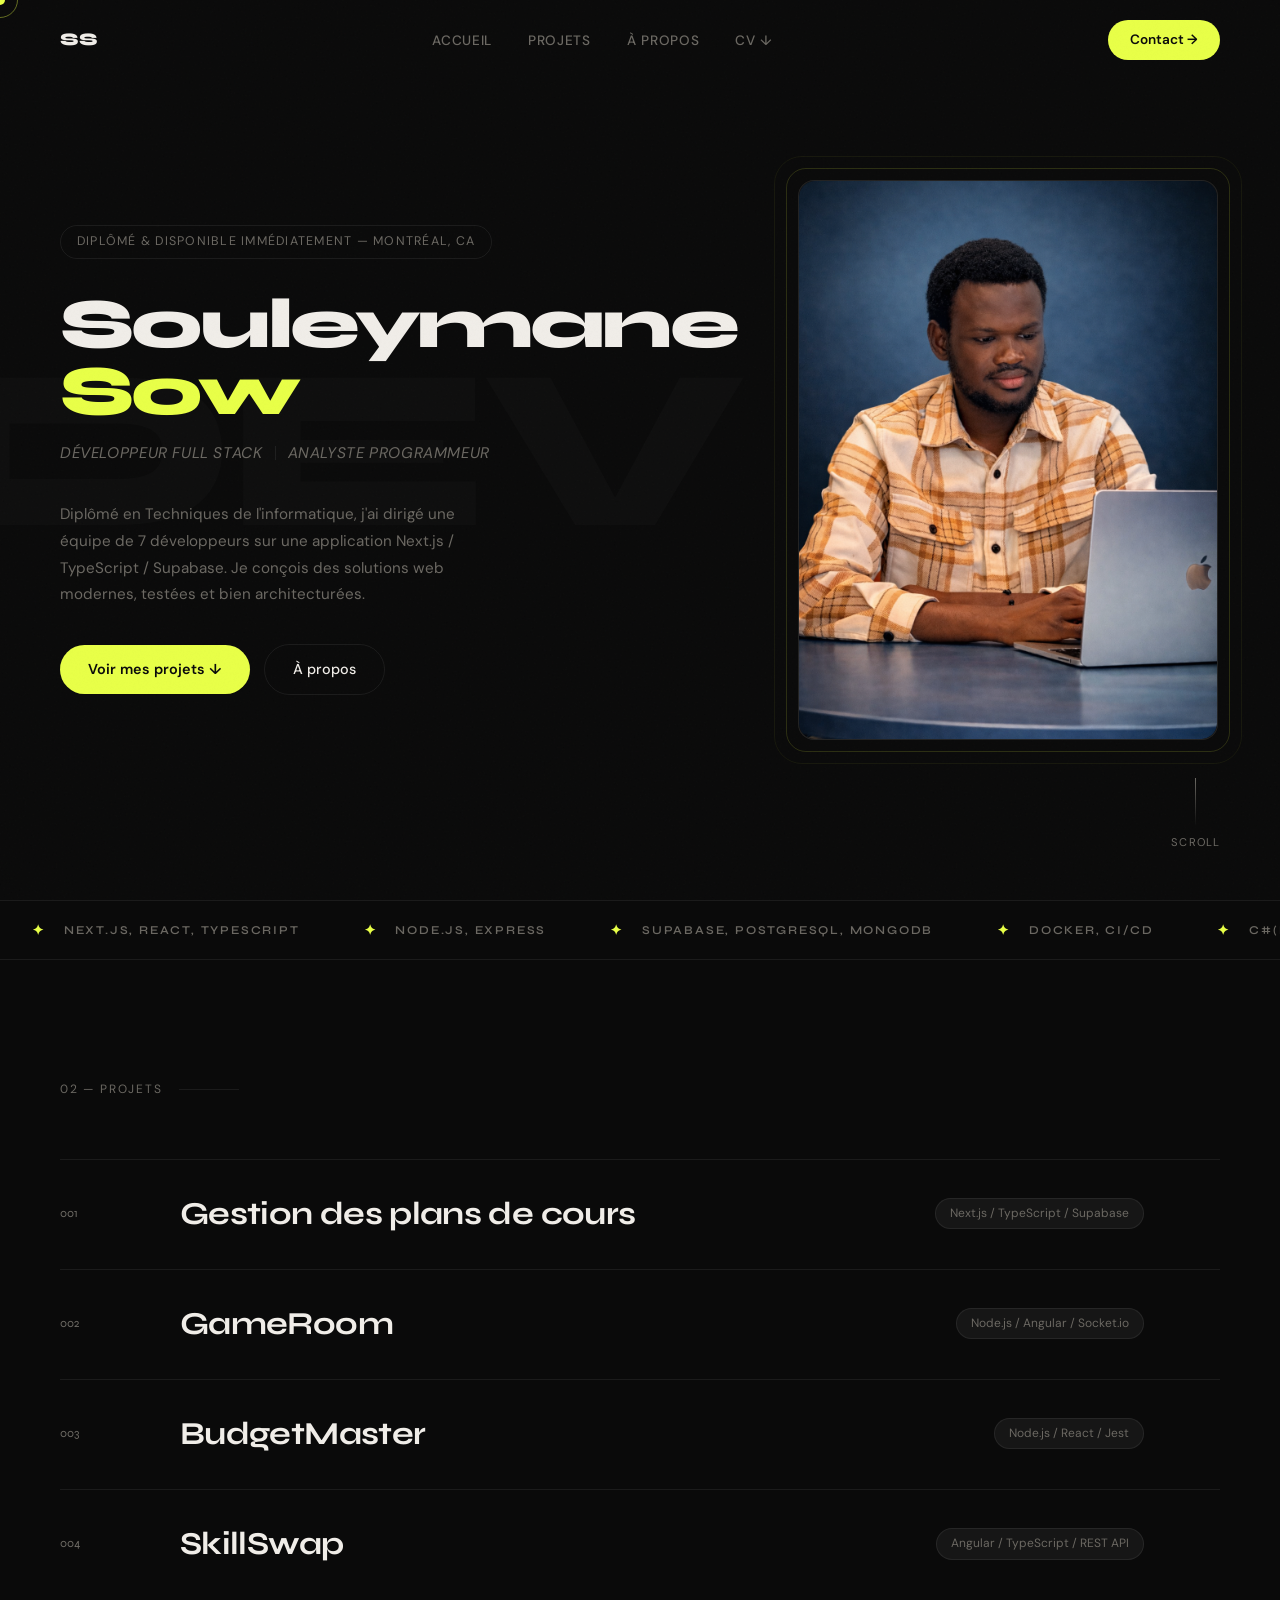
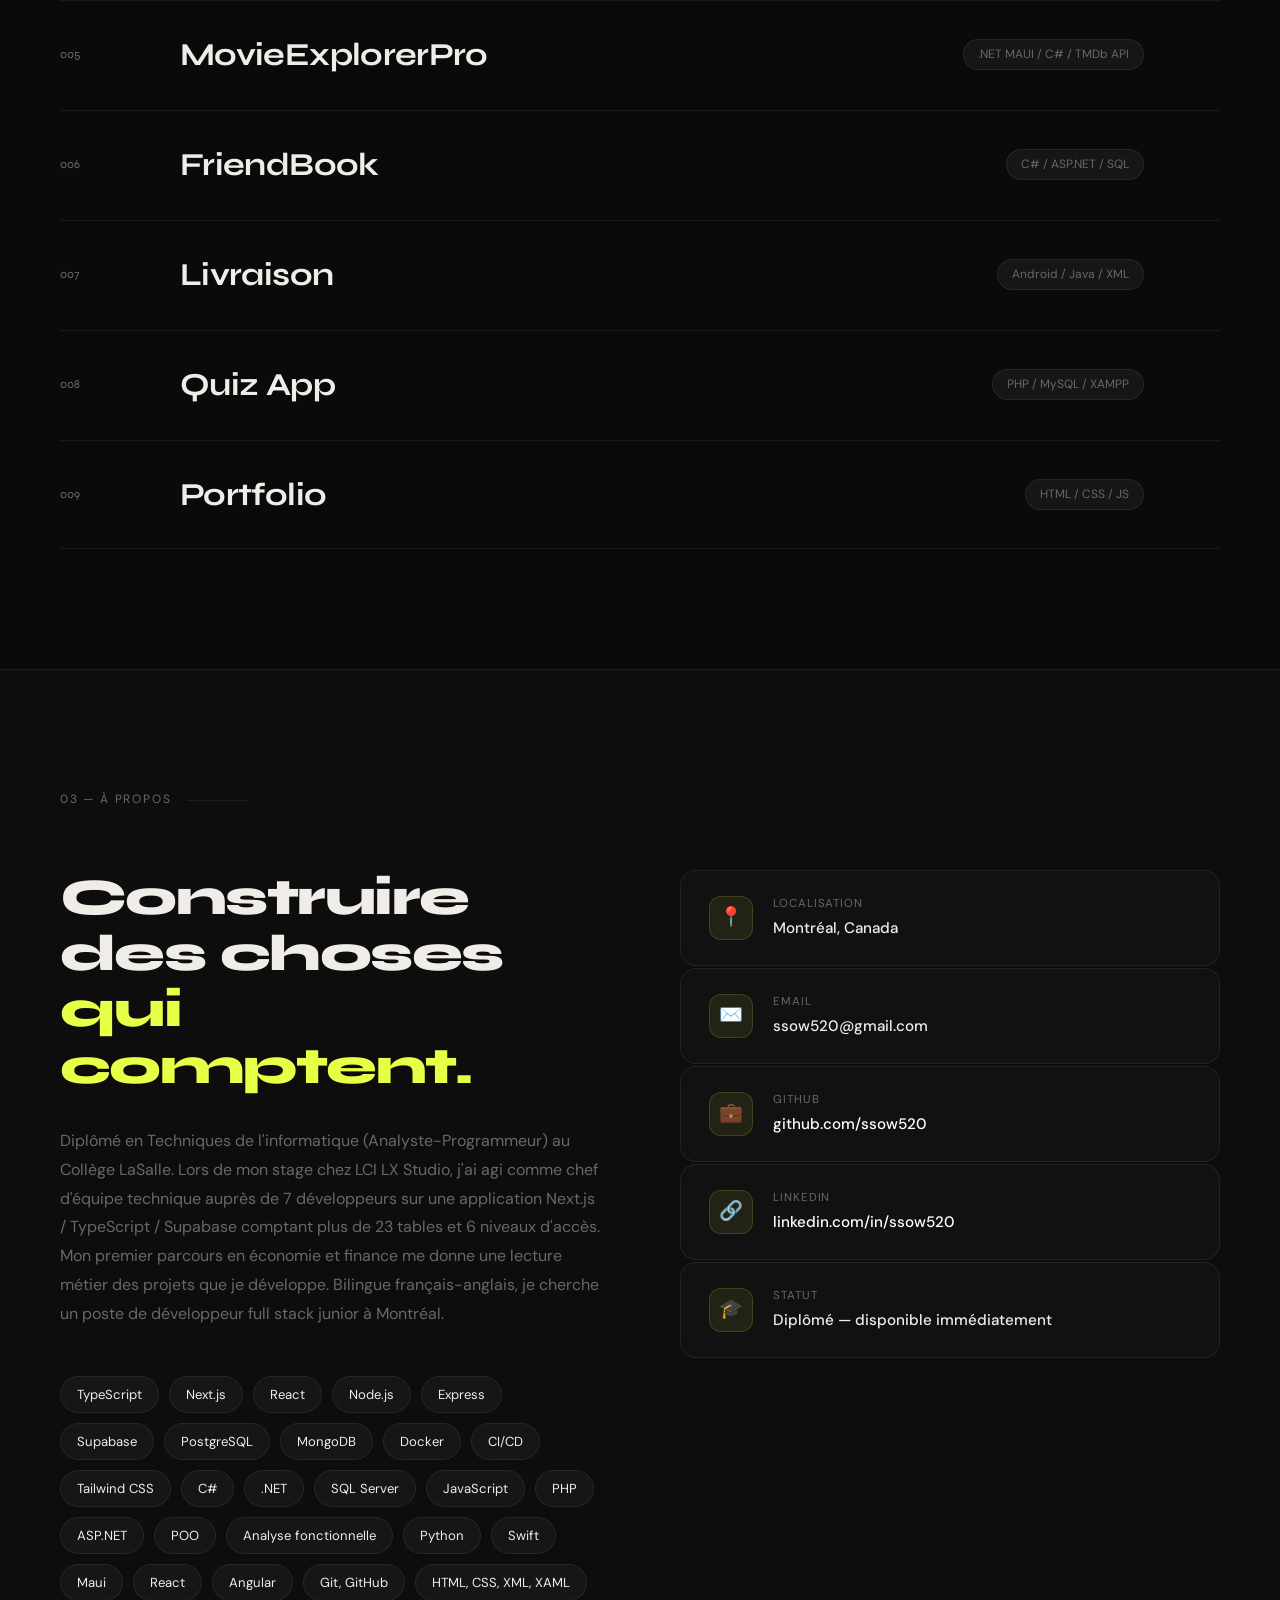
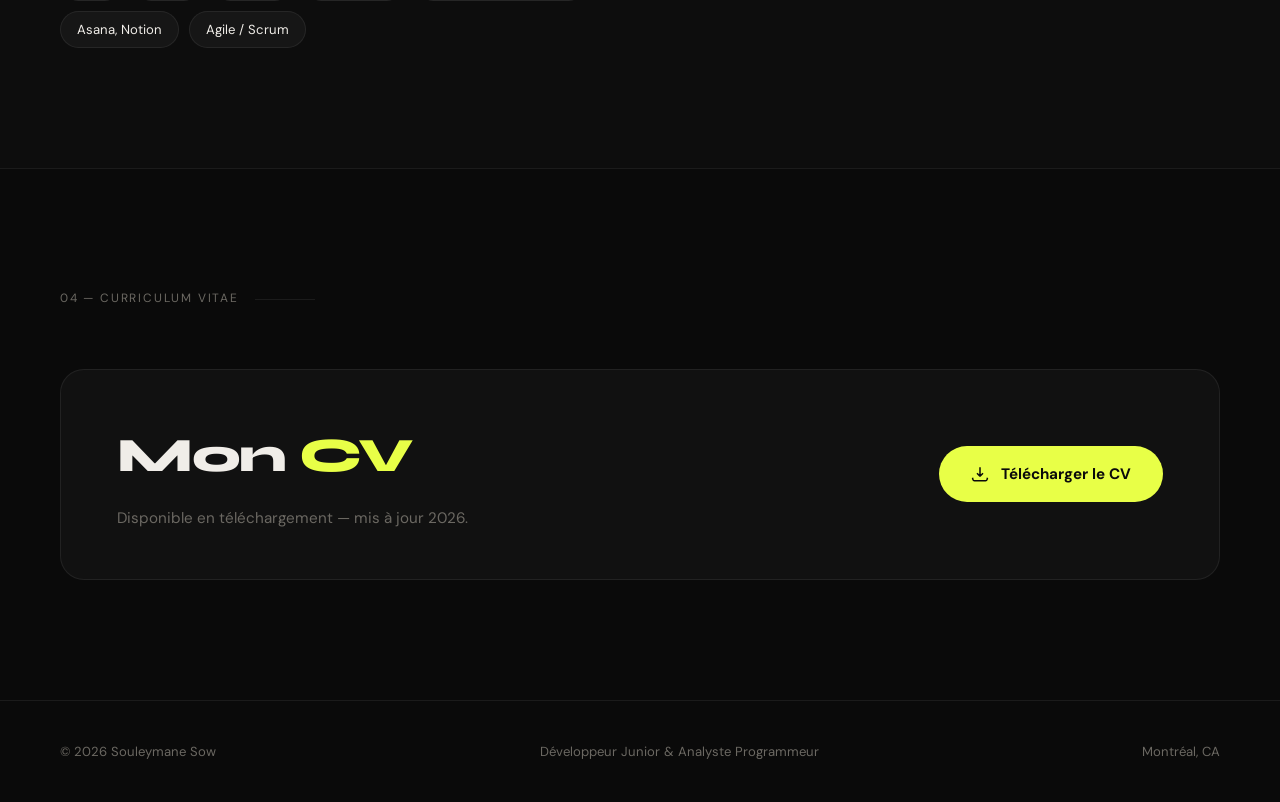
<file: index.html>
<!DOCTYPE html>
<html lang="fr">
    <head>
        <meta charset="UTF-8" />
        <meta name="viewport" content="width=device-width, initial-scale=1.0" />
        <title>Souleymane Sow — Portfolio</title>
        <meta name="description" content="Souleymane Sow — Développeur full stack junior à Montréal. Next.js, TypeScript, React, Node.js. Diplômé en Techniques de l'informatique, Collège LaSalle." />
        <link href="https://fonts.googleapis.com/css2?family=Syne:wght@400;600;700;800&family=DM+Sans:ital,wght@0,300;0,400;0,500;1,300&display=swap" rel="stylesheet" />
        <link rel="stylesheet" href="CSS/style.css" />
    </head>
    <body>
        <!-- Cursor -->
        <div class="cursor" id="cursor"></div>
        <div class="cursor-ring" id="cursorRing"></div>
        
        <!-- Nav -->
        <nav id="navbar">
            <a href="#accueil" class="nav-logo">SS</a>
            <ul class="nav-links">
                <li><a href="#accueil">Accueil</a></li>
                <li><a href="#projets">Projets</a></li>
                <li><a href="#infos">À propos</a></li>
                <li><a href="CV/Souleymane_Sow_cv.pdf" download>CV ↓</a></li>
            </ul>
            <a href="mailto:ssow520@gmail.com" class="nav-cta">Contact →</a>
        </nav>
        
        <!-- Hero -->
        <section id="accueil">
            <div class="hero-bg-text">DEV</div>
            
            <div class="hero-left">
                <div class="hero-tag">Diplômé &amp; disponible immédiatement — Montréal, CA</div>
                
                <h1 class="hero-name">
                    <span class="first">Souleymane</span>
                    <span class="last">Sow</span>
                </h1>
                
                <div class="hero-role">
                    <em>Développeur Full Stack</em>
                    <span class="sep"></span>
                    <em>Analyste Programmeur</em>
                </div>
                
                <p class="hero-desc">
                    Diplômé en Techniques de l'informatique, j'ai dirigé une équipe de 7 développeurs sur une application Next.js / TypeScript / Supabase. Je conçois des solutions web modernes, testées et bien architecturées.
                </p>
                
                <div class="hero-actions">
                    <a href="#projets" class="btn-primary">Voir mes projets ↓</a>
                    <a href="#infos" class="btn-ghost">À propos</a>
                </div>
            </div>
            
            <div class="hero-right">
                <div class="hero-image-wrapper">
                    <div class="hero-image-placeholder">
                        <img src="Img/Sow.png" alt="Souleymane Sow" />
                        </div>
                </div>
            </div>
            
            <div class="scroll-hint">
                <div class="scroll-line"></div>
                Scroll
            </div>
        </section>
        
        <!-- Marquee -->
        <div class="marquee-wrap">
            <div class="marquee-track">
                <span class="marquee-item"><span>✦</span> Next.js, React, TypeScript</span>
                <span class="marquee-item"><span>✦</span> Node.js, Express</span>
                <span class="marquee-item"><span>✦</span> Supabase, PostgreSQL, MongoDB</span>
                <span class="marquee-item"><span>✦</span> Docker, CI/CD</span>
                <span class="marquee-item"><span>✦</span> C#(Maui, ASP.NET, WebForms, XAML)</span>
                <span class="marquee-item"><span>✦</span> Python</span>
                <span class="marquee-item"><span>✦</span> SQL Server, PhpMyAdmin</span>
                <span class="marquee-item"><span>✦</span> JavaScript(React, Angular, TS)</span>
                <span class="marquee-item"><span>✦</span> PHP</span>
                <span class="marquee-item"><span>✦</span> Swift</span>
                <span class="marquee-item"><span>✦</span> OOP</span>
                <span class="marquee-item"><span>✦</span> Asana, Notion</span>
                <span class="marquee-item"><span>✦</span> HTML, CSS, XML</span>
                <span class="marquee-item"><span>✦</span> Git, GitHub</span>
                <span class="marquee-item"><span>✦</span> Agile / Scrum</span>
 
                <span class="marquee-item"><span>✦</span> Next.js, React, TypeScript</span>
                <span class="marquee-item"><span>✦</span> Node.js, Express</span>
                <span class="marquee-item"><span>✦</span> Supabase, PostgreSQL, MongoDB</span>
                <span class="marquee-item"><span>✦</span> Docker, CI/CD</span>
                <span class="marquee-item"><span>✦</span> C#(Maui, ASP.NET, WebForms, XAML)</span>
                <span class="marquee-item"><span>✦</span> Python</span>
                <span class="marquee-item"><span>✦</span> SQL Server, PhpMyAdmin</span>
                <span class="marquee-item"><span>✦</span> JavaScript(React, Angular, TS)</span>
                <span class="marquee-item"><span>✦</span> PHP</span>
                <span class="marquee-item"><span>✦</span> Swift</span>
                <span class="marquee-item"><span>✦</span> OOP</span>
                <span class="marquee-item"><span>✦</span> Asana, Notion</span>
                <span class="marquee-item"><span>✦</span> HTML, CSS, XML</span>
                <span class="marquee-item"><span>✦</span> Git, GitHub</span>
                <span class="marquee-item"><span>✦</span> Agile / Scrum</span>
            </div>
        </div>
        
        <!-- Projects -->
        <section id="projets" class="section">
            <div class="section-label reveal">02 — Projets</div>
            <div class="projects-grid">
                <a class="project-row reveal" href="#" data-project="plansdecours">
                    <span class="project-num">001</span>
                    <span class="project-name">Gestion des plans de cours</span>
                    <span class="project-tag">Next.js / TypeScript / Supabase</span>
                    <span class="project-arrow">
                        <svg viewBox="0 0 24 24" fill="none" stroke="#0a0a0a" stroke-width="2.5"><path d="M7 17L17 7M17 7H7M17 7v10"/></svg>
                    </span>
                </a>
                <a class="project-row reveal" href="#" data-project="gameroom" style="transition-delay:0.05s">
                    <span class="project-num">002</span>
                    <span class="project-name">GameRoom</span>
                    <span class="project-tag">Node.js / Angular / Socket.io</span>
                    <span class="project-arrow">
                        <svg viewBox="0 0 24 24" fill="none" stroke="#0a0a0a" stroke-width="2.5"><path d="M7 17L17 7M17 7H7M17 7v10"/></svg>
                    </span>
                </a>
                <a class="project-row reveal" href="#" data-project="budgetmaster" style="transition-delay:0.1s">
                    <span class="project-num">003</span>
                    <span class="project-name">BudgetMaster</span>
                    <span class="project-tag">Node.js / React / Jest</span>
                    <span class="project-arrow">
                        <svg viewBox="0 0 24 24" fill="none" stroke="#0a0a0a" stroke-width="2.5"><path d="M7 17L17 7M17 7H7M17 7v10"/></svg>
                    </span>
                </a>
                <a class="project-row reveal" href="#" data-project="skillswap" style="transition-delay:0.15s">
                    <span class="project-num">004</span>
                    <span class="project-name">SkillSwap</span>
                    <span class="project-tag">Angular / TypeScript / REST API</span>
                    <span class="project-arrow">
                        <svg viewBox="0 0 24 24" fill="none" stroke="#0a0a0a" stroke-width="2.5"><path d="M7 17L17 7M17 7H7M17 7v10"/></svg>
                    </span>
                </a>
                <a class="project-row reveal" href="#" data-project="movieexplorer" style="transition-delay:0.2s">
                    <span class="project-num">005</span>
                    <span class="project-name">MovieExplorerPro</span>
                    <span class="project-tag">.NET MAUI / C# / TMDb API</span>
                    <span class="project-arrow">
                        <svg viewBox="0 0 24 24" fill="none" stroke="#0a0a0a" stroke-width="2.5"><path d="M7 17L17 7M17 7H7M17 7v10"/></svg>
                    </span>
                </a>
                <a class="project-row reveal" href="#" data-project="friendbook" style="transition-delay:0.25s">
                    <span class="project-num">006</span>
                    <span class="project-name">FriendBook</span>
                    <span class="project-tag">C# / ASP.NET / SQL</span>
                    <span class="project-arrow">
                        <svg viewBox="0 0 24 24" fill="none" stroke="#0a0a0a" stroke-width="2.5"><path d="M7 17L17 7M17 7H7M17 7v10"/></svg>
                    </span>
                </a>
                <a class="project-row reveal" href="#" data-project="appmobile" style="transition-delay:0.3s">
                    <span class="project-num">007</span>
                    <span class="project-name">Livraison</span>
                    <span class="project-tag">Android / Java / XML</span>
                    <span class="project-arrow">
                        <svg viewBox="0 0 24 24" fill="none" stroke="#0a0a0a" stroke-width="2.5"><path d="M7 17L17 7M17 7H7M17 7v10"/></svg>
                    </span>
                </a>
                <a class="project-row reveal" href="#" data-project="quizapp" style="transition-delay:0.35s">
                    <span class="project-num">008</span>
                    <span class="project-name">Quiz App</span>
                    <span class="project-tag">PHP / MySQL / XAMPP</span>
                    <span class="project-arrow">
                        <svg viewBox="0 0 24 24" fill="none" stroke="#0a0a0a" stroke-width="2.5"><path d="M7 17L17 7M17 7H7M17 7v10"/></svg>
                    </span>
                </a>
                <a class="project-row reveal" href="#" data-project="portfolio" style="transition-delay:0.4s">
                    <span class="project-num">009</span>
                    <span class="project-name">Portfolio</span>
                    <span class="project-tag">HTML / CSS / JS</span>
                    <span class="project-arrow">
                        <svg viewBox="0 0 24 24" fill="none" stroke="#0a0a0a" stroke-width="2.5"><path d="M7 17L17 7M17 7H7M17 7v10"/></svg>
                    </span>
                </a>
            </div>
        </section>
        
        <!-- About -->
        <section id="infos" class="section" style="background: rgba(255,255,255,0.01); border-top: 1px solid var(--border);">
            <div class="section-label reveal">03 — À propos</div>
            <div class="about-grid">
                <div class="reveal">
                    <h2 class="about-headline">Construire des choses <span class="accent">qui comptent.</span></h2>
                    <p class="about-body">
                        Diplômé en Techniques de l'informatique (Analyste-Programmeur) au Collège LaSalle. Lors de mon stage chez LCI LX Studio, j'ai agi comme chef d'équipe technique auprès de 7 développeurs sur une application Next.js / TypeScript / Supabase comptant plus de 23 tables et 6 niveaux d'accès. Mon premier parcours en économie et finance me donne une lecture métier des projets que je développe. Bilingue français-anglais, je cherche un poste de développeur full stack junior à Montréal.
                    </p>
                    <div class="skills-list">
                        <span class="skill-chip">TypeScript</span>
                        <span class="skill-chip">Next.js</span>
                        <span class="skill-chip">React</span>
                        <span class="skill-chip">Node.js</span>
                        <span class="skill-chip">Express</span>
                        <span class="skill-chip">Supabase</span>
                        <span class="skill-chip">PostgreSQL</span>
                        <span class="skill-chip">MongoDB</span>
                        <span class="skill-chip">Docker</span>
                        <span class="skill-chip">CI/CD</span>
                        <span class="skill-chip">Tailwind CSS</span>
                        <span class="skill-chip">C#</span>
                        <span class="skill-chip">.NET</span>
                        <span class="skill-chip">SQL Server</span>
                        <span class="skill-chip">JavaScript</span>
                        <span class="skill-chip">PHP</span>
                        <span class="skill-chip">ASP.NET</span>
                        <span class="skill-chip">POO</span>
                        <span class="skill-chip">Analyse fonctionnelle</span>
                        <span class="skill-chip">Python</span>
                        <span class="skill-chip">Swift</span>
                        <span class="skill-chip">Maui</span>
                        <span class="skill-chip">React</span>
                        <span class="skill-chip">Angular</span>
                        <span class="skill-chip">Git, GitHub</span>
                        <span class="skill-chip">HTML, CSS, XML, XAML</span>
                        <span class="skill-chip">Asana, Notion</span>
                        <span class="skill-chip">Agile / Scrum</span>
                    </div>
                </div>
                
                <div class="info-cards reveal" style="transition-delay:0.15s">
                    <div class="info-card">
                        <div class="info-icon">📍</div>
                        <div class="info-text">
                            <small>Localisation</small>
                            <strong>Montréal, Canada</strong>
                        </div>
                    </div>
                    <div class="info-card">
                        <div class="info-icon">✉️</div>
                        <div class="info-text">
                            <small>Email</small>
                            <strong>ssow520@gmail.com</strong>
                        </div>
                    </div>
                    <div class="info-card">
                        <div class="info-icon">💼</div>
                        <div class="info-text">
                            <small>GitHub</small>
                            <strong><a href="https://github.com/ssow520" target="_blank" style="color:white; text-decoration:none;">github.com/ssow520</a></strong>
                        </div>
                    </div>
                    <div class="info-card">
                        <div class="info-icon">🔗</div>
                        <div class="info-text">
                            <small>LinkedIn</small>
                            <strong><a href="https://www.linkedin.com/in/ssow520" target="_blank" style="color:white; text-decoration:none;">linkedin.com/in/ssow520</a></strong>
                        </div>
                    </div>
                    <div class="info-card">
                        <div class="info-icon">🎓</div>
                        <div class="info-text">
                            <small>Statut</small>
                            <strong>Diplômé — disponible immédiatement</strong>
                        </div>
                    </div>
                </div>
            </div>
        </section>
 
        <!-- CV Download -->
        <section class="section cv-section">
            <div class="section-label reveal">04 — Curriculum Vitae</div>
            <div class="cv-block reveal">
                <div class="cv-text">
                    <h2 class="cv-headline">Mon <span class="accent">CV</span></h2>
                    <p class="cv-body">Disponible en téléchargement — mis à jour 2026.</p>
                </div>
                <a href="CV/Souleymane_Sow_cv.pdf" download class="cv-download-btn">
                    <svg viewBox="0 0 24 24" fill="none" stroke="currentColor" stroke-width="2">
                        <path d="M12 15V3m0 12l-4-4m4 4l4-4M2 17l.621 2.485A2 2 0 004.561 21h14.878a2 2 0 001.94-1.515L22 17"/>
                    </svg>
                    Télécharger le CV
                </a>
            </div>
        </section>
        
        <!-- Project Modal -->
        <div class="modal-overlay" id="modalOverlay">
            <div class="modal" id="projectModal">
                <button class="modal-close" id="modalClose">
                    <svg viewBox="0 0 24 24" fill="none" stroke="currentColor" stroke-width="2"><path d="M18 6L6 18M6 6l12 12"/></svg>
                </button>
                <div class="modal-header">
                    <span class="modal-num" id="modalNum"></span>
                    <span class="modal-tag" id="modalTag"></span>
                </div>
                <h2 class="modal-title" id="modalTitle"></h2>
                <p class="modal-desc" id="modalDesc"></p>
                <div class="modal-stack" id="modalStack"></div>
                <div class="modal-links" id="modalLinks"></div>
            </div>
        </div>
        
        <!-- Footer -->
        <footer>
            <span>© 2026 Souleymane Sow</span>
            <span>Développeur Junior & Analyste Programmeur</span>
            <span>Montréal, CA</span>
        </footer>
        
        <script src="JS/script.js"></script>
    </body>
</html>
</file>
<file: CSS/style.css>
:root {
  --bg: #0a0a0a;
  --surface: #111111;
  --border: rgba(255,255,255,0.07);
  --text: #f0ede8;
  --muted: #6b6862;
  --accent: #e8ff47;
  --accent2: #ff6b47;
}

*, *::before, *::after { box-sizing: border-box; margin: 0; padding: 0; }

html { scroll-behavior: smooth; }

body {
  background: var(--bg);
  color: var(--text);
  font-family: 'DM Sans', sans-serif;
  font-size: 16px;
  line-height: 1.6;
  overflow-x: hidden;
  cursor: none;
}

/* ─── CUSTOM CURSOR ─────────────────── */
.cursor {
  width: 10px; height: 10px;
  background: var(--accent);
  border-radius: 50%;
  position: fixed;
  pointer-events: none;
  z-index: 9999;
  transition: transform 0.1s ease;
  transform: translate(-50%, -50%);
}
.cursor-ring {
  width: 36px; height: 36px;
  border: 1.5px solid rgba(232,255,71,0.4);
  border-radius: 50%;
  position: fixed;
  pointer-events: none;
  z-index: 9998;
  transform: translate(-50%, -50%);
  transition: all 0.18s ease;
}
body:has(a:hover) .cursor-ring,
body:has(button:hover) .cursor-ring {
  transform: translate(-50%, -50%) scale(1.8);
  border-color: var(--accent);
}

/* Grain overlay */
body::before {
  content: '';
  position: fixed;
  inset: 0;
  background-image: url("data:image/svg+xml,%3Csvg viewBox='0 0 512 512' xmlns='http://www.w3.org/2000/svg'%3E%3Cfilter id='noise'%3E%3CfeTurbulence type='fractalNoise' baseFrequency='0.9' numOctaves='4' stitchTiles='stitch'/%3E%3C/filter%3E%3Crect width='100%25' height='100%25' filter='url(%23noise)' opacity='0.04'/%3E%3C/svg%3E");
  pointer-events: none;
  z-index: 9997;
  opacity: 0.5;
}

/* ─── NAV ─────────────────── */
nav {
  position: fixed;
  top: 0; left: 0; right: 0;
  z-index: 100;
  display: flex;
  align-items: center;
  justify-content: space-between;
  padding: 20px 60px;
  border-bottom: 1px solid transparent;
  transition: background 0.4s, border-color 0.4s;
}
nav.scrolled {
  background: rgba(10,10,10,0.85);
  backdrop-filter: blur(20px);
  border-color: var(--border);
}
.nav-logo {
  font-family: 'Syne', sans-serif;
  font-weight: 800;
  font-size: 1.1rem;
  letter-spacing: -0.02em;
  text-decoration: none;
  color: var(--text);
}
.nav-links {
  display: flex;
  gap: 36px;
  list-style: none;
}
.nav-links a {
  color: var(--muted);
  text-decoration: none;
  font-size: 0.85rem;
  font-weight: 500;
  letter-spacing: 0.05em;
  text-transform: uppercase;
  transition: color 0.2s;
}
.nav-links a:hover { color: var(--text); }
.nav-cta {
  background: var(--accent);
  color: #0a0a0a;
  padding: 9px 22px;
  border-radius: 100px;
  font-size: 0.85rem;
  font-weight: 600;
  text-decoration: none;
  transition: transform 0.2s, opacity 0.2s;
}
.nav-cta:hover { transform: translateY(-1px); opacity: 0.9; }

/* ─── HERO ─────────────────── */
#accueil {
  min-height: 100vh;
  display: grid;
  grid-template-columns: 1fr 1fr;
  align-items: center;
  padding: 0 60px;
  position: relative;
  overflow: hidden;
  gap: 60px;
}

.hero-left {
  display: flex;
  flex-direction: column;
  justify-content: center;
  padding-top: 80px;
  padding-bottom: 60px;
  z-index: 1;
}

.hero-tag {
  display: inline-block;
  border: 1px solid var(--border);
  border-radius: 100px;
  padding: 6px 16px;
  font-size: 0.78rem;
  letter-spacing: 0.1em;
  text-transform: uppercase;
  color: var(--muted);
  margin-bottom: 32px;
  width: fit-content;
  animation: fadeUp 0.8s 0.2s both;
}

.hero-name {
  font-family: 'Syne', sans-serif;
  font-size: clamp(42px, 5.5vw, 80px);
  font-weight: 800;
  line-height: 0.95;
  letter-spacing: -0.04em;
  margin-bottom: 16px;
  animation: fadeUp 0.8s 0.35s both;
}
.hero-name .first { display: block; color: var(--text); }
.hero-name .last  { display: block; color: var(--accent); }

.hero-role {
  font-family: 'DM Sans', sans-serif;
  font-size: clamp(0.85rem, 1.2vw, 1.05rem);
  font-weight: 400;
  color: var(--muted);
  letter-spacing: 0.04em;
  text-transform: uppercase;
  margin-bottom: 36px;
  display: flex;
  align-items: center;
  gap: 12px;
  animation: fadeUp 0.8s 0.5s both;
}
.hero-role .sep {
  width: 1px;
  height: 14px;
  background: var(--border);
  display: inline-block;
}

.hero-desc {
  max-width: 420px;
  color: var(--muted);
  font-size: 0.95rem;
  line-height: 1.75;
  margin-bottom: 36px;
  animation: fadeUp 0.8s 0.65s both;
}

.hero-actions {
  display: flex;
  gap: 14px;
  align-items: center;
  animation: fadeUp 0.8s 0.8s both;
}

.hero-right {
  display: flex;
  align-items: center;
  justify-content: center;
  height: 100%;
  padding-top: 80px;
  padding-bottom: 60px;
  z-index: 1;
}

.hero-image-wrapper {
  position: relative;
  width: 100%;
  max-width: 420px;
  aspect-ratio: 3/4;
}
.hero-image-wrapper::before {
  content: '';
  position: absolute;
  inset: -12px;
  border: 1px solid rgba(232,255,71,0.15);
  border-radius: 20px;
  pointer-events: none;
}
.hero-image-wrapper::after {
  content: '';
  position: absolute;
  inset: -24px;
  border: 1px solid rgba(232,255,71,0.06);
  border-radius: 28px;
  pointer-events: none;
}

.hero-image-placeholder {
  width: 100%;
  height: 100%;
  background: var(--surface);
  border: 1px solid var(--border);
  border-radius: 16px;
  display: flex;
  flex-direction: column;
  align-items: center;
  justify-content: center;
  gap: 16px;
  color: var(--muted);
  font-size: 0.82rem;
  letter-spacing: 0.08em;
  text-transform: uppercase;
  overflow: hidden;
  position: relative;
}
.hero-image-placeholder img {
  position: absolute;
  inset: 0;
  width: 100%;
  height: 100%;
  object-fit: cover;
  border-radius: 16px;
}

.hero-bg-text {
  position: absolute;
  top: 50%;
  left: -5%;
  transform: translateY(-50%);
  font-family: 'Syne', sans-serif;
  font-size: clamp(80px, 18vw, 260px);
  font-weight: 800;
  color: rgba(255,255,255,0.018);
  white-space: nowrap;
  pointer-events: none;
  user-select: none;
  letter-spacing: -0.04em;
}

.scroll-hint {
  position: absolute;
  right: 60px;
  bottom: 48px;
  display: flex;
  flex-direction: column;
  align-items: center;
  gap: 8px;
  color: var(--muted);
  font-size: 0.7rem;
  letter-spacing: 0.1em;
  text-transform: uppercase;
  animation: fadeUp 0.8s 1s both;
}
.scroll-line {
  width: 1px;
  height: 48px;
  background: linear-gradient(to bottom, var(--muted), transparent);
  animation: scrollLine 2s ease-in-out infinite;
}
@keyframes scrollLine {
  0%, 100% { opacity: 0.4; transform: scaleY(0.6) translateY(0); }
  50% { opacity: 1; transform: scaleY(1) translateY(4px); }
}

/* ─── BUTTONS ─────────────────── */
.btn-primary {
  background: var(--accent);
  color: #0a0a0a;
  padding: 13px 28px;
  border-radius: 100px;
  font-weight: 600;
  font-size: 0.9rem;
  text-decoration: none;
  transition: transform 0.2s, box-shadow 0.2s;
  display: inline-flex; align-items: center; gap: 8px;
}
.btn-primary:hover { transform: translateY(-2px); box-shadow: 0 8px 24px rgba(232,255,71,0.25); }
.btn-ghost {
  color: var(--text);
  padding: 13px 28px;
  border-radius: 100px;
  border: 1px solid var(--border);
  font-weight: 500;
  font-size: 0.9rem;
  text-decoration: none;
  transition: border-color 0.2s, background 0.2s;
}
.btn-ghost:hover { border-color: rgba(255,255,255,0.25); background: rgba(255,255,255,0.04); }

/* ─── MARQUEE ─────────────────── */
.marquee-wrap {
  border-top: 1px solid var(--border);
  border-bottom: 1px solid var(--border);
  padding: 16px 0;
  overflow: hidden;
  white-space: nowrap;
}
.marquee-track {
  display: inline-flex;
  animation: marquee 20s linear infinite;
}
.marquee-item {
  display: inline-flex;
  align-items: center;
  gap: 18px;
  padding: 0 32px;
  font-family: 'Syne', sans-serif;
  font-size: 0.75rem;
  font-weight: 600;
  letter-spacing: 0.15em;
  text-transform: uppercase;
  color: var(--muted);
}
.marquee-item span { color: var(--accent); font-size: 1.2em; }
@keyframes marquee {
  from { transform: translateX(0); }
  to { transform: translateX(-50%); }
}

/* ─── SECTIONS ─────────────────── */
.section {
  padding: 120px 60px;
}
.section-label {
  font-size: 0.75rem;
  letter-spacing: 0.15em;
  text-transform: uppercase;
  color: var(--muted);
  margin-bottom: 60px;
  display: flex;
  align-items: center;
  gap: 16px;
}
.section-label::after {
  content: '';
  flex: 1;
  max-width: 60px;
  height: 1px;
  background: var(--border);
}

/* ─── PROJECTS ─────────────────── */
.projects-grid { display: grid; gap: 2px; }
.project-row {
  display: grid;
  grid-template-columns: 80px 1fr auto auto;
  align-items: center;
  gap: 40px;
  padding: 28px 0;
  border-top: 1px solid var(--border);
  cursor: pointer;
  transition: padding 0.3s;
  position: relative;
  text-decoration: none;
  color: inherit;
}
.project-row:last-child { border-bottom: 1px solid var(--border); }
.project-row:hover { padding-left: 20px; }
.project-row:hover .project-arrow { opacity: 1; transform: translateX(0); }
.project-num { font-size: 0.75rem; color: var(--muted); font-family: 'Syne', sans-serif; }
.project-name {
  font-family: 'Syne', sans-serif;
  font-size: clamp(1.2rem, 2.5vw, 2rem);
  font-weight: 700;
  letter-spacing: -0.02em;
}
.project-tag {
  background: rgba(255,255,255,0.05);
  border: 1px solid var(--border);
  padding: 5px 14px;
  border-radius: 100px;
  font-size: 0.75rem;
  color: var(--muted);
  white-space: nowrap;
}
.project-arrow {
  width: 36px; height: 36px;
  background: var(--accent);
  border-radius: 50%;
  display: flex; align-items: center; justify-content: center;
  opacity: 0;
  transform: translateX(-10px);
  transition: opacity 0.3s, transform 0.3s;
  flex-shrink: 0;
}
.project-arrow svg { width: 14px; height: 14px; }

/* ─── ABOUT ─────────────────── */
.about-grid {
  display: grid;
  grid-template-columns: 1fr 1fr;
  gap: 80px;
  align-items: start;
}
.about-headline {
  font-family: 'Syne', sans-serif;
  font-size: clamp(2rem, 4vw, 3.5rem);
  font-weight: 800;
  line-height: 1.1;
  letter-spacing: -0.03em;
  margin-bottom: 32px;
}
.about-headline .accent { color: var(--accent); }
.about-body {
  color: var(--muted);
  font-size: 1rem;
  line-height: 1.8;
  margin-bottom: 48px;
}
.skills-list { display: flex; flex-wrap: wrap; gap: 10px; }
.skill-chip {
  background: rgba(255,255,255,0.04);
  border: 1px solid var(--border);
  padding: 7px 16px;
  border-radius: 100px;
  font-size: 0.82rem;
  transition: background 0.2s, border-color 0.2s, color 0.2s;
}
.skill-chip:hover { background: rgba(232,255,71,0.08); border-color: rgba(232,255,71,0.3); color: var(--accent); }

.info-cards { display: flex; flex-direction: column; gap: 2px; }
.info-card {
  background: var(--surface);
  border: 1px solid var(--border);
  border-radius: 16px;
  padding: 24px 28px;
  display: flex;
  align-items: center;
  gap: 20px;
  transition: background 0.2s, transform 0.2s;
}
.info-card:hover { background: rgba(255,255,255,0.03); transform: translateX(6px); }
.info-icon {
  width: 44px; height: 44px;
  background: rgba(232,255,71,0.08);
  border: 1px solid rgba(232,255,71,0.15);
  border-radius: 12px;
  display: flex; align-items: center; justify-content: center;
  font-size: 1.2rem;
  flex-shrink: 0;
}
.info-text small { display: block; font-size: 0.72rem; color: var(--muted); letter-spacing: 0.08em; text-transform: uppercase; margin-bottom: 2px; }
.info-text strong { font-size: 0.95rem; font-weight: 500; }

/* ─── CV DOWNLOAD ─────────────────── */
.cv-section {
  border-top: 1px solid var(--border);
}
.cv-block {
  display: flex;
  align-items: center;
  justify-content: space-between;
  gap: 40px;
  background: var(--surface);
  border: 1px solid var(--border);
  border-radius: 24px;
  padding: 48px 56px;
}
.cv-headline {
  font-family: 'Syne', sans-serif;
  font-size: clamp(2rem, 4vw, 3rem);
  font-weight: 800;
  letter-spacing: -0.03em;
  margin-bottom: 12px;
}
.cv-headline .accent { color: var(--accent); }
.cv-body {
  color: var(--muted);
  font-size: 0.95rem;
}
.cv-download-btn {
  display: inline-flex;
  align-items: center;
  gap: 12px;
  background: var(--accent);
  color: #0a0a0a;
  padding: 16px 32px;
  border-radius: 100px;
  font-weight: 700;
  font-size: 0.95rem;
  text-decoration: none;
  white-space: nowrap;
  transition: transform 0.2s, box-shadow 0.2s;
  flex-shrink: 0;
}
.cv-download-btn svg {
  width: 18px;
  height: 18px;
}
.cv-download-btn:hover {
  transform: translateY(-2px);
  box-shadow: 0 8px 28px rgba(232,255,71,0.3);
}

/* ─── FOOTER ─────────────────── */
footer {
  padding: 40px 60px;
  border-top: 1px solid var(--border);
  display: flex;
  align-items: center;
  justify-content: space-between;
  color: var(--muted);
  font-size: 0.82rem;
}

/* ─── ANIMATIONS ─────────────────── */
@keyframes fadeUp {
  from { opacity: 0; transform: translateY(30px); }
  to { opacity: 1; transform: translateY(0); }
}
.reveal {
  opacity: 0;
  transform: translateY(24px);
  transition: opacity 0.7s ease, transform 0.7s ease;
}
.reveal.visible { opacity: 1; transform: translateY(0); }

/* ─── MODAL ─────────────────── */
.modal-overlay {
  position: fixed;
  inset: 0;
  background: rgba(0,0,0,0.75);
  backdrop-filter: blur(12px);
  z-index: 1000;
  display: flex;
  align-items: center;
  justify-content: center;
  padding: 24px;
  opacity: 0;
  pointer-events: none;
  transition: opacity 0.3s ease;
}
.modal-overlay.open {
  opacity: 1;
  pointer-events: all;
}
.modal {
  background: var(--surface);
  border: 1px solid var(--border);
  border-radius: 24px;
  padding: 48px;
  max-width: 600px;
  width: 100%;
  position: relative;
  transform: translateY(32px) scale(0.97);
  transition: transform 0.35s cubic-bezier(0.34, 1.56, 0.64, 1);
}
.modal-overlay.open .modal {
  transform: translateY(0) scale(1);
}
.modal-close {
  position: absolute;
  top: 20px; right: 20px;
  width: 36px; height: 36px;
  background: rgba(255,255,255,0.05);
  border: 1px solid var(--border);
  border-radius: 50%;
  display: flex; align-items: center; justify-content: center;
  cursor: pointer;
  color: var(--muted);
  transition: background 0.2s, color 0.2s;
}
.modal-close:hover { background: rgba(255,255,255,0.1); color: var(--text); }
.modal-close svg { width: 14px; height: 14px; }
.modal-header {
  display: flex;
  align-items: center;
  gap: 12px;
  margin-bottom: 16px;
}
.modal-num {
  font-family: 'Syne', sans-serif;
  font-size: 0.75rem;
  color: var(--muted);
}
.modal-tag {
  background: rgba(232,255,71,0.08);
  border: 1px solid rgba(232,255,71,0.2);
  color: var(--accent);
  padding: 4px 12px;
  border-radius: 100px;
  font-size: 0.72rem;
  letter-spacing: 0.08em;
  text-transform: uppercase;
}
.modal-title {
  font-family: 'Syne', sans-serif;
  font-size: clamp(1.8rem, 4vw, 2.8rem);
  font-weight: 800;
  letter-spacing: -0.03em;
  margin-bottom: 20px;
  line-height: 1.1;
}
.modal-desc {
  color: var(--muted);
  font-size: 0.95rem;
  line-height: 1.8;
  margin-bottom: 32px;
}
.modal-stack {
  display: flex;
  flex-wrap: wrap;
  gap: 8px;
  margin-bottom: 36px;
}
.modal-stack span {
  background: rgba(255,255,255,0.04);
  border: 1px solid var(--border);
  padding: 5px 14px;
  border-radius: 100px;
  font-size: 0.78rem;
  color: var(--muted);
}
.modal-links {
  display: flex;
  gap: 12px;
}
.modal-links a {
  display: inline-flex;
  align-items: center;
  gap: 8px;
  padding: 11px 24px;
  border-radius: 100px;
  font-size: 0.85rem;
  font-weight: 600;
  text-decoration: none;
  transition: transform 0.2s, opacity 0.2s;
}
.modal-links a:hover { transform: translateY(-2px); opacity: 0.85; }
.modal-links .link-github {
  background: rgba(255,255,255,0.06);
  border: 1px solid var(--border);
  color: var(--text);
}
.modal-links .link-demo {
  background: var(--accent);
  color: #0a0a0a;
}

/* ─── RESPONSIVE ─────────────────── */
@media (max-width: 900px) {
  #accueil {
    grid-template-columns: 1fr;
    padding: 100px 24px 60px;
    gap: 48px;
  }
  .hero-right { padding-top: 0; padding-bottom: 0; }
  .hero-image-wrapper { max-width: 320px; margin: 0 auto; aspect-ratio: 1/1; }
  .scroll-hint { display: none; }
}
@media (max-width: 768px) {
  nav { padding: 18px 24px; }
  .nav-links { display: none; }
  .section { padding: 80px 24px; }
  .about-grid { grid-template-columns: 1fr; gap: 48px; }
  .project-row { grid-template-columns: 50px 1fr; }
  .project-tag, .project-arrow { display: none; }
  footer { flex-direction: column; gap: 12px; text-align: center; }
  .modal { padding: 32px 24px; }
  .cv-block {
    flex-direction: column;
    align-items: flex-start;
    padding: 32px 24px;
  }
}
</file>
